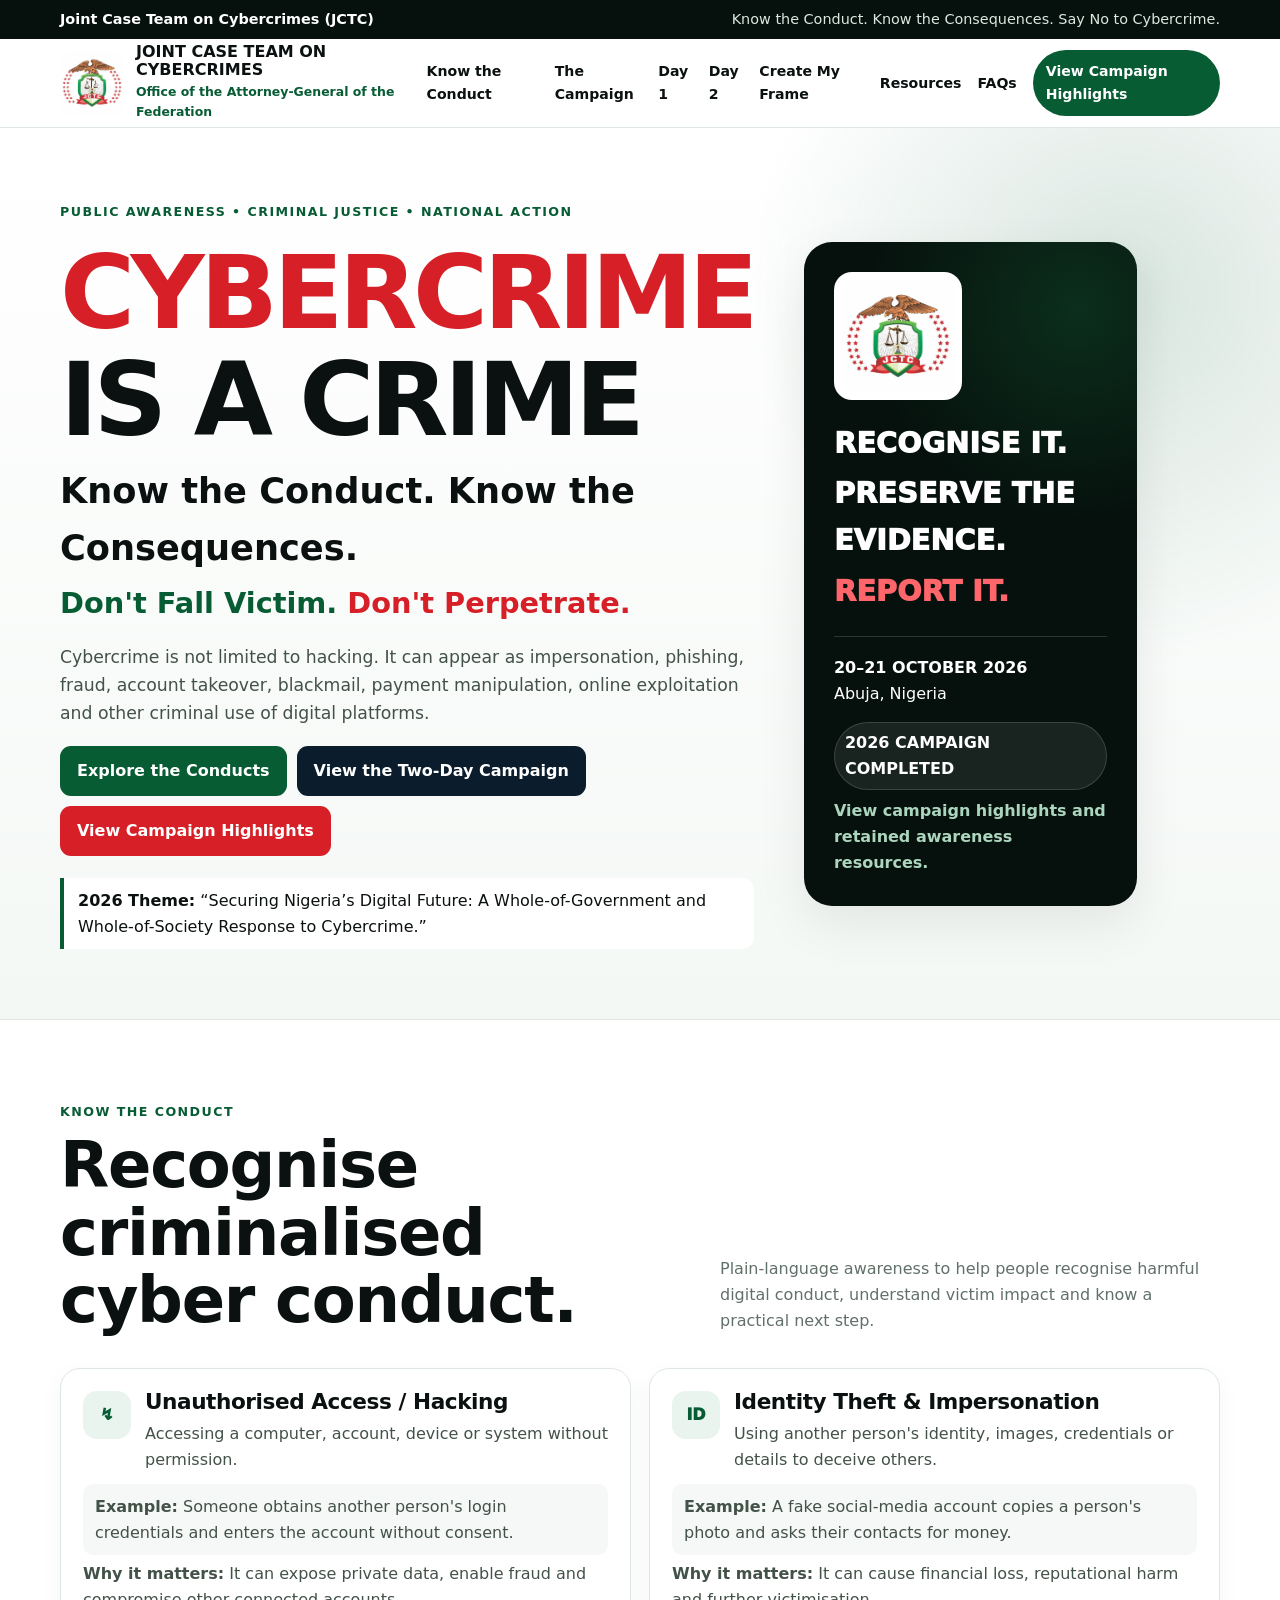
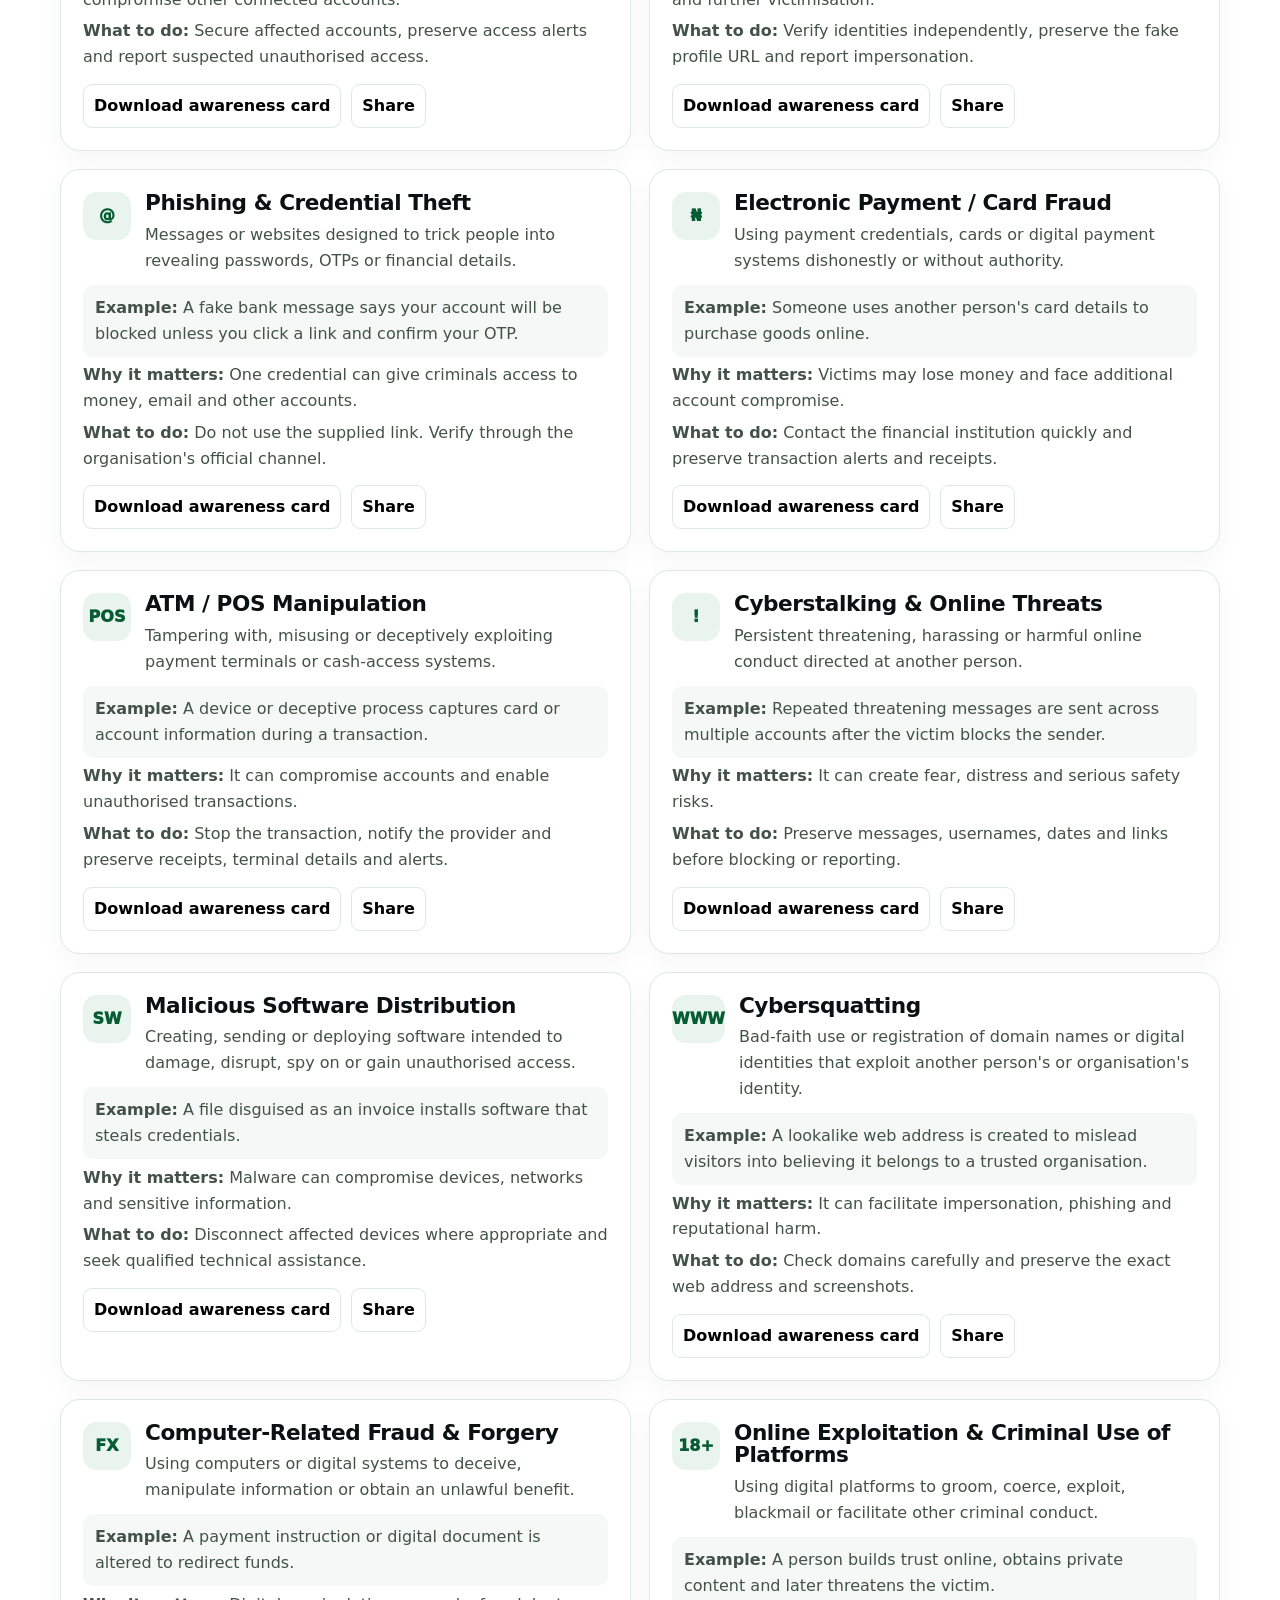
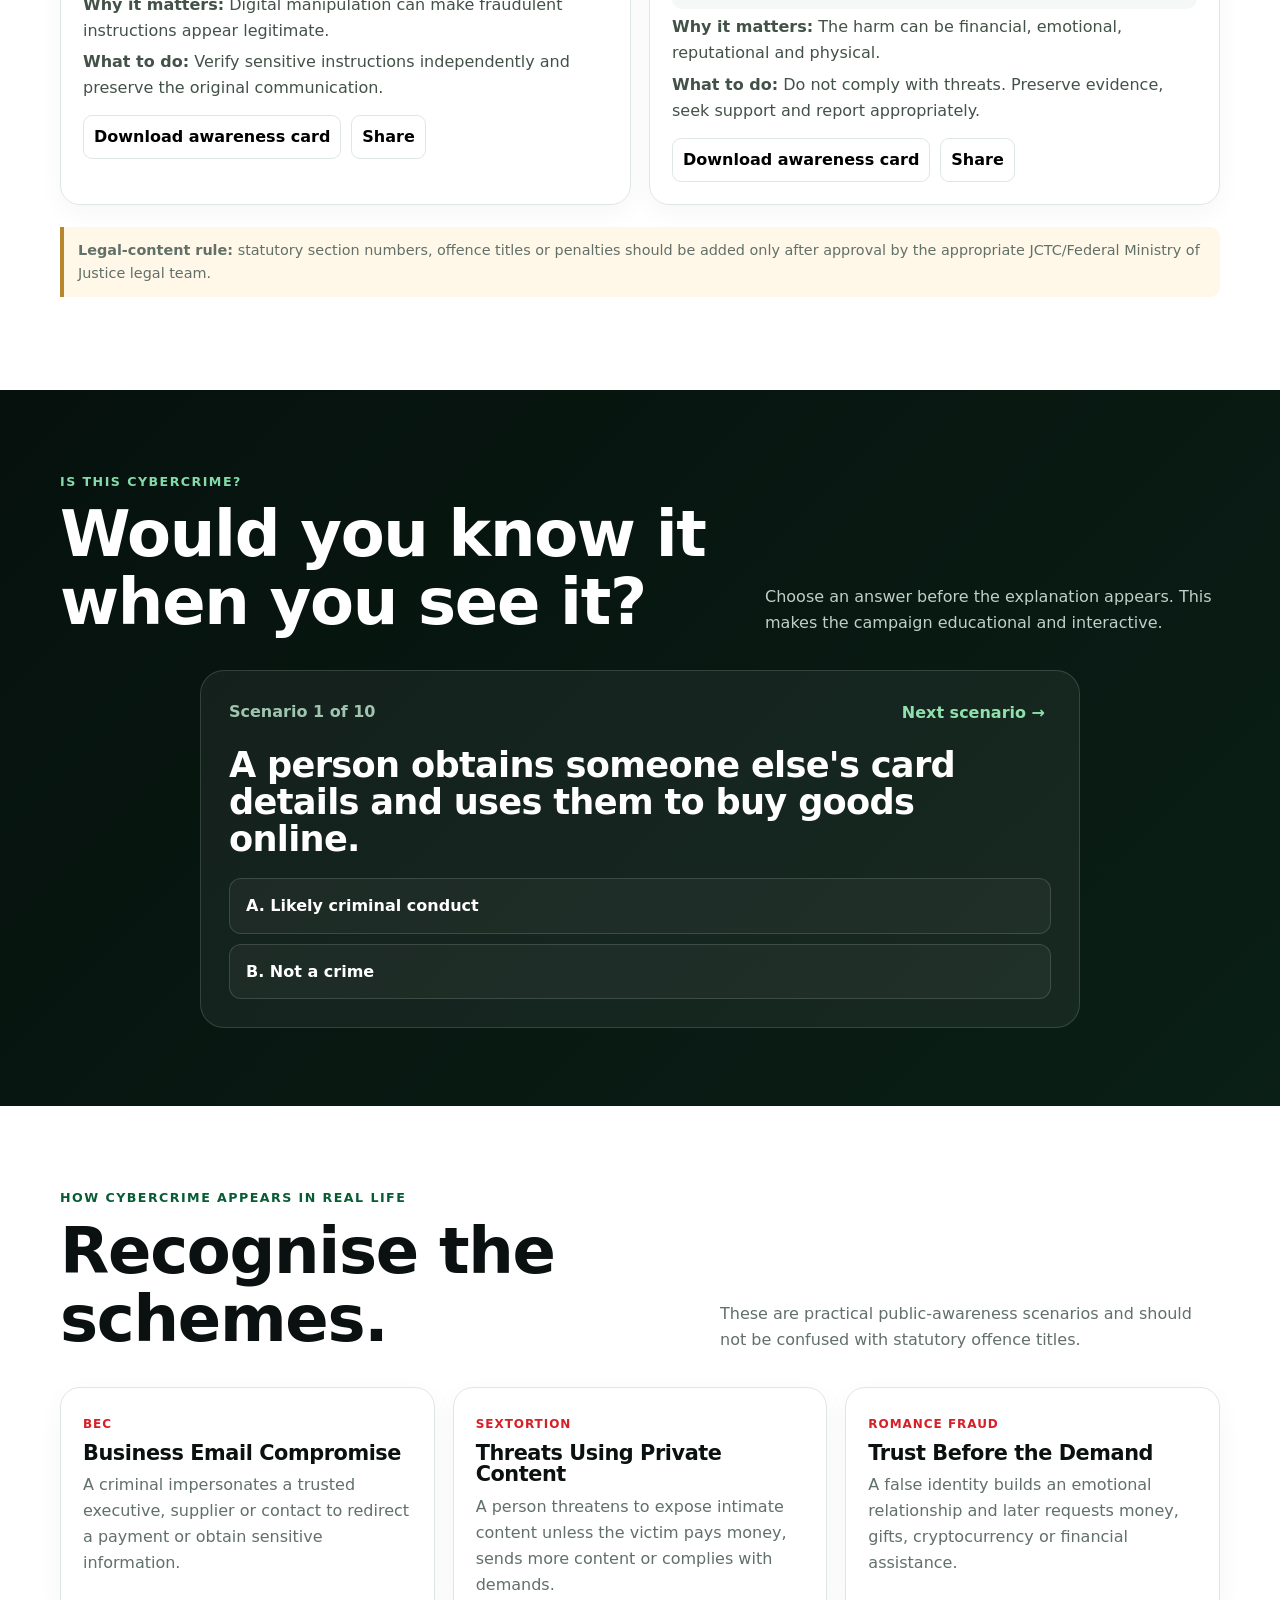
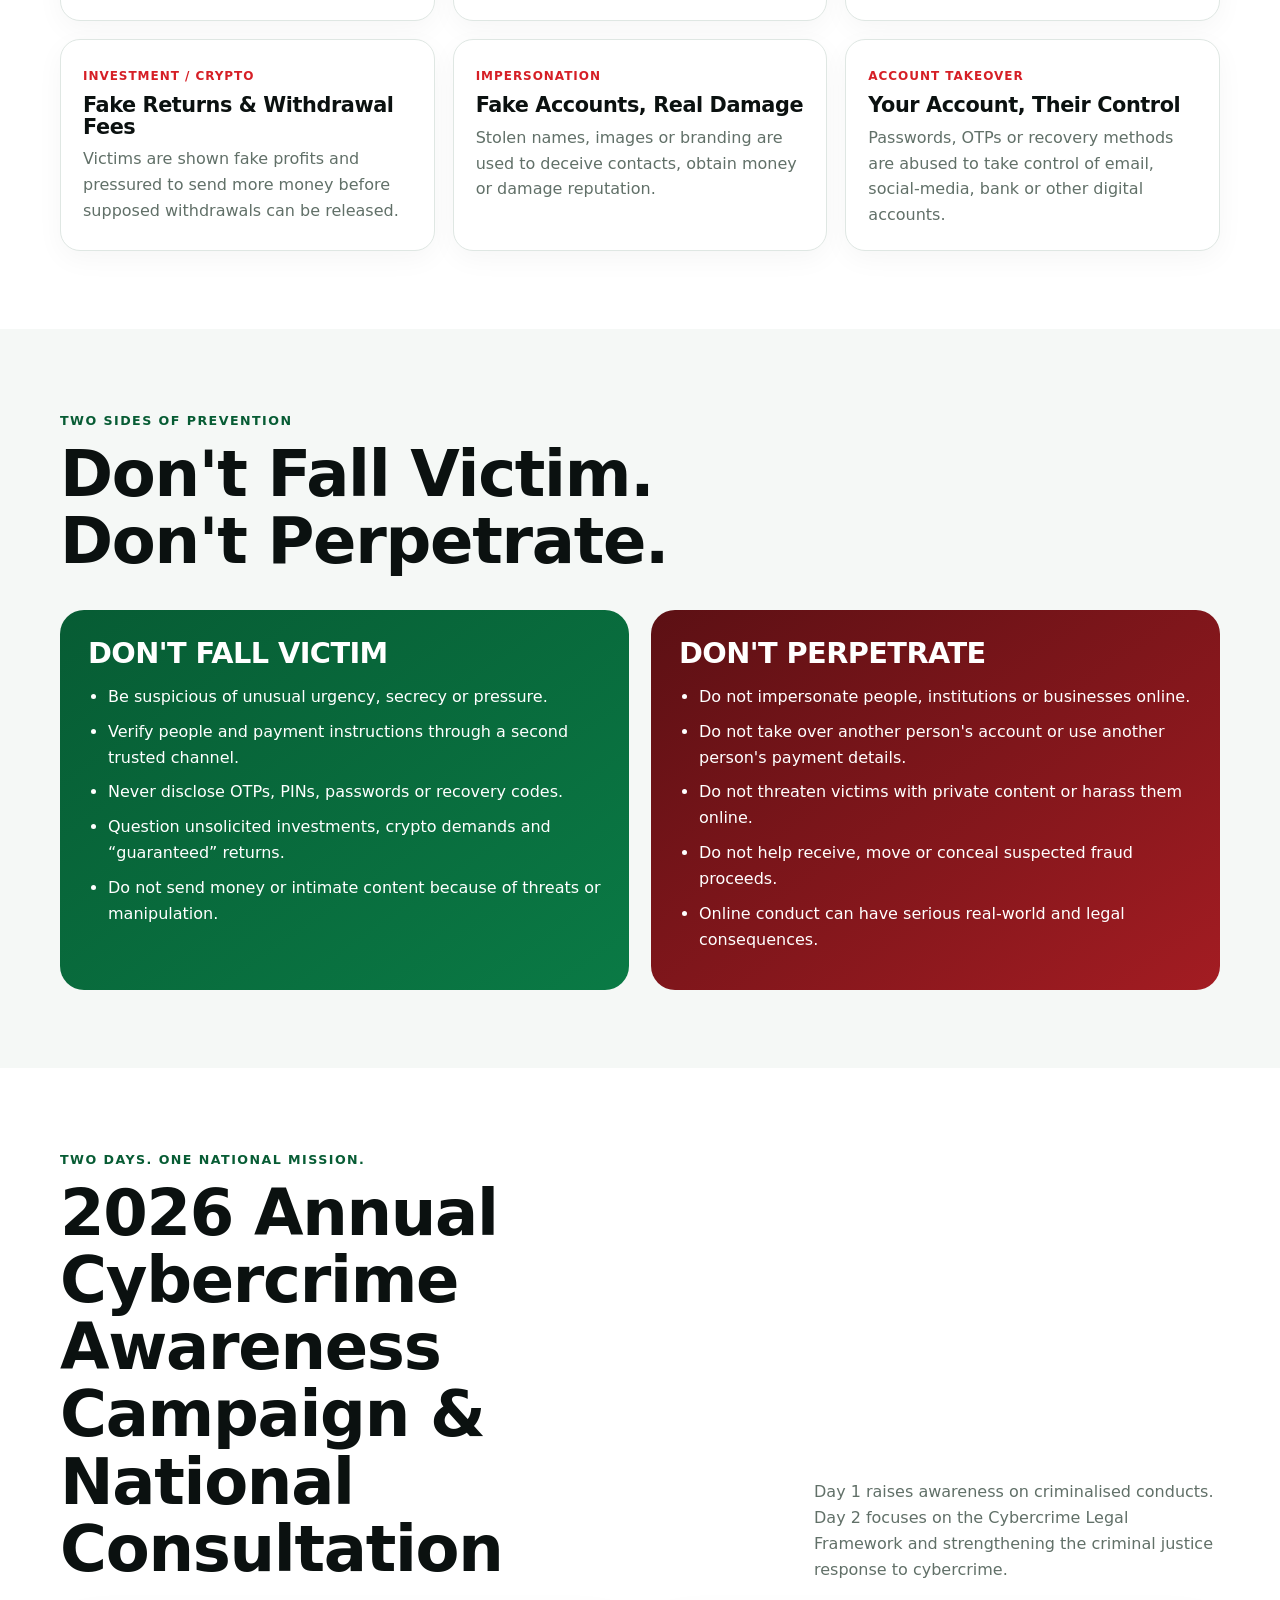
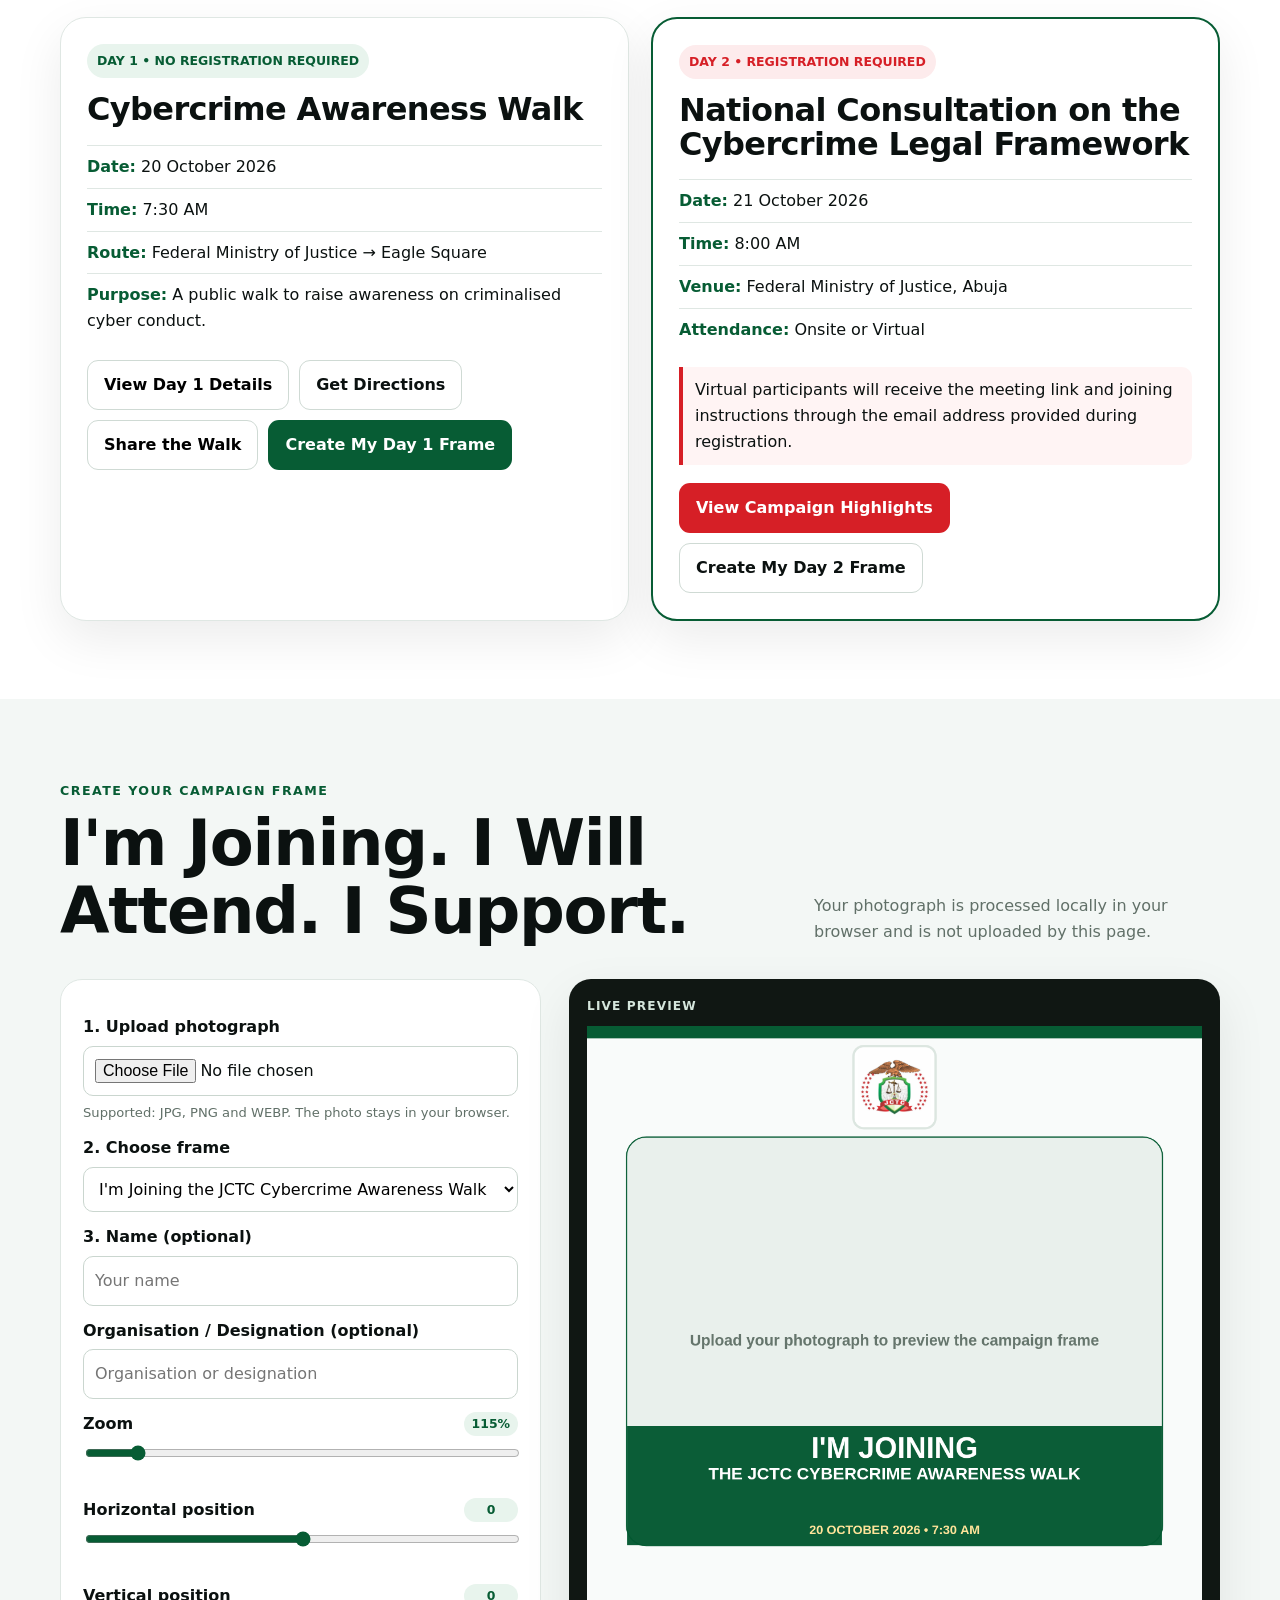
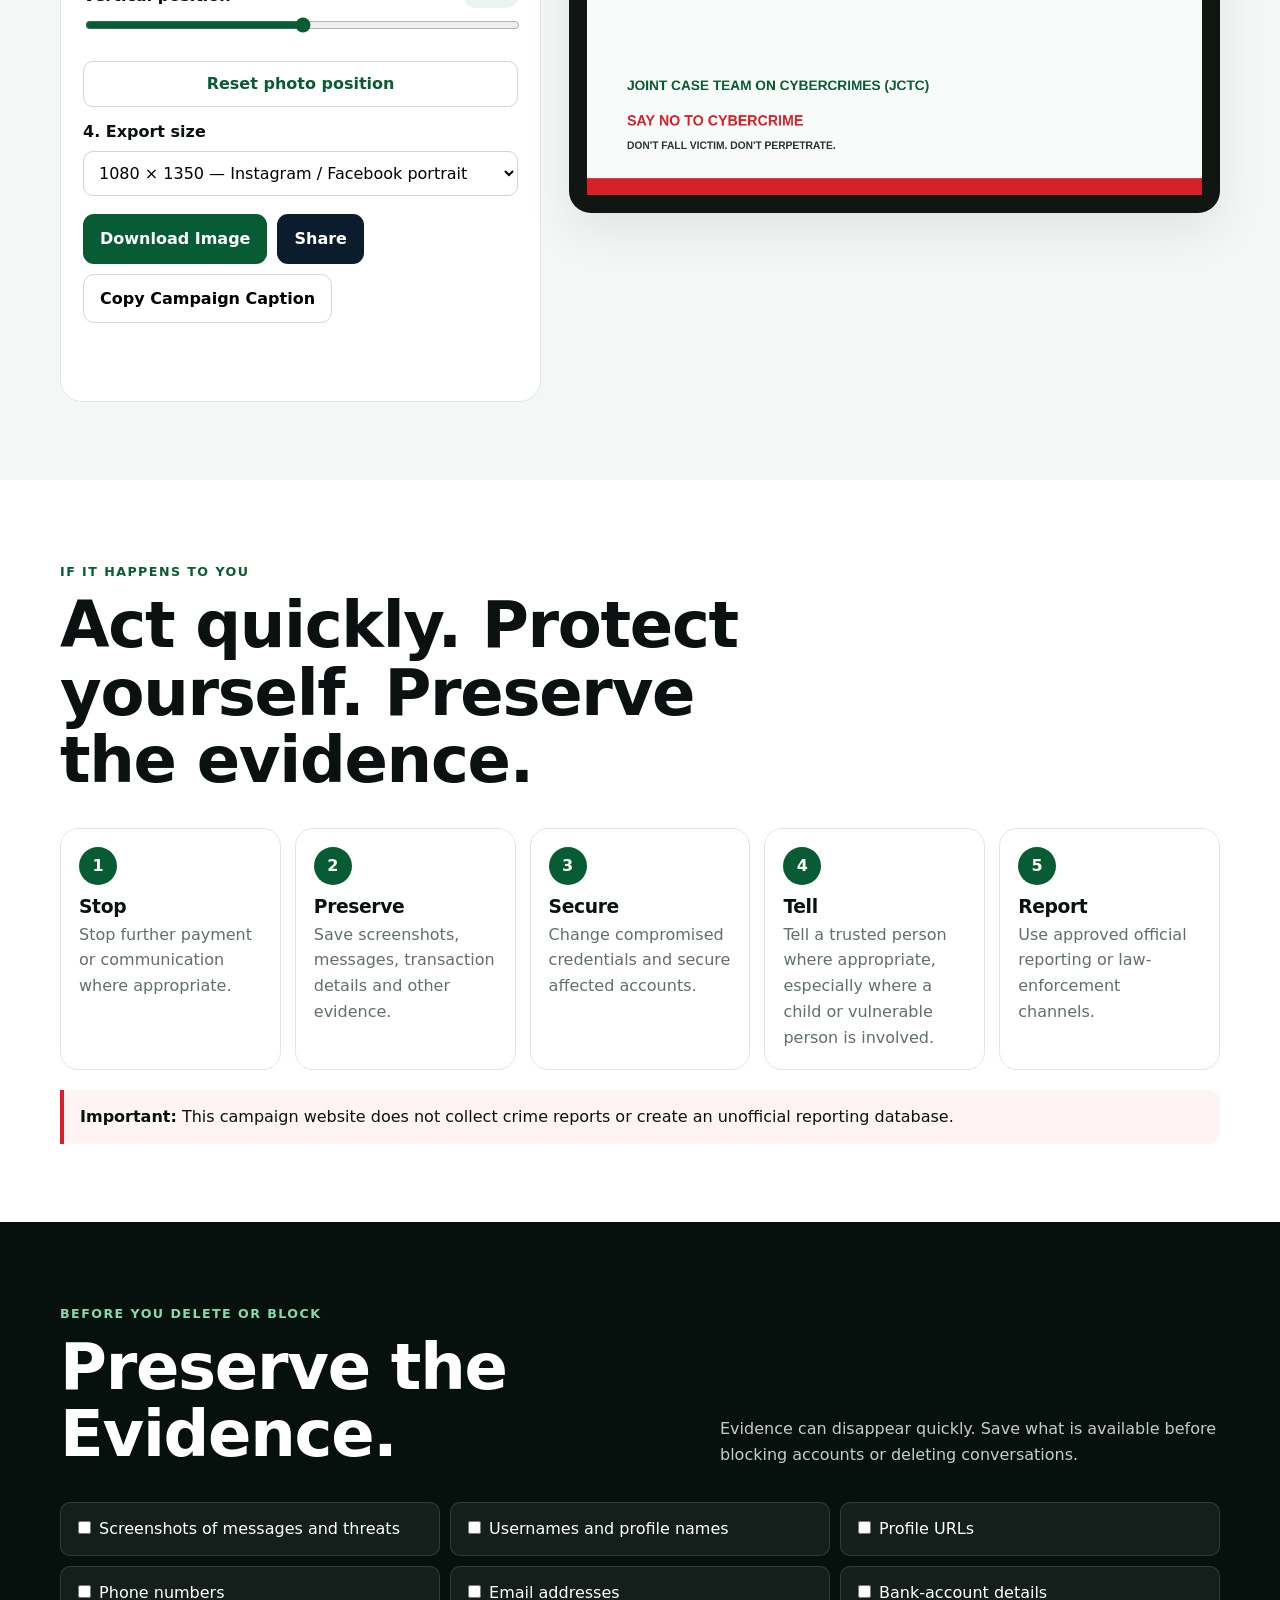
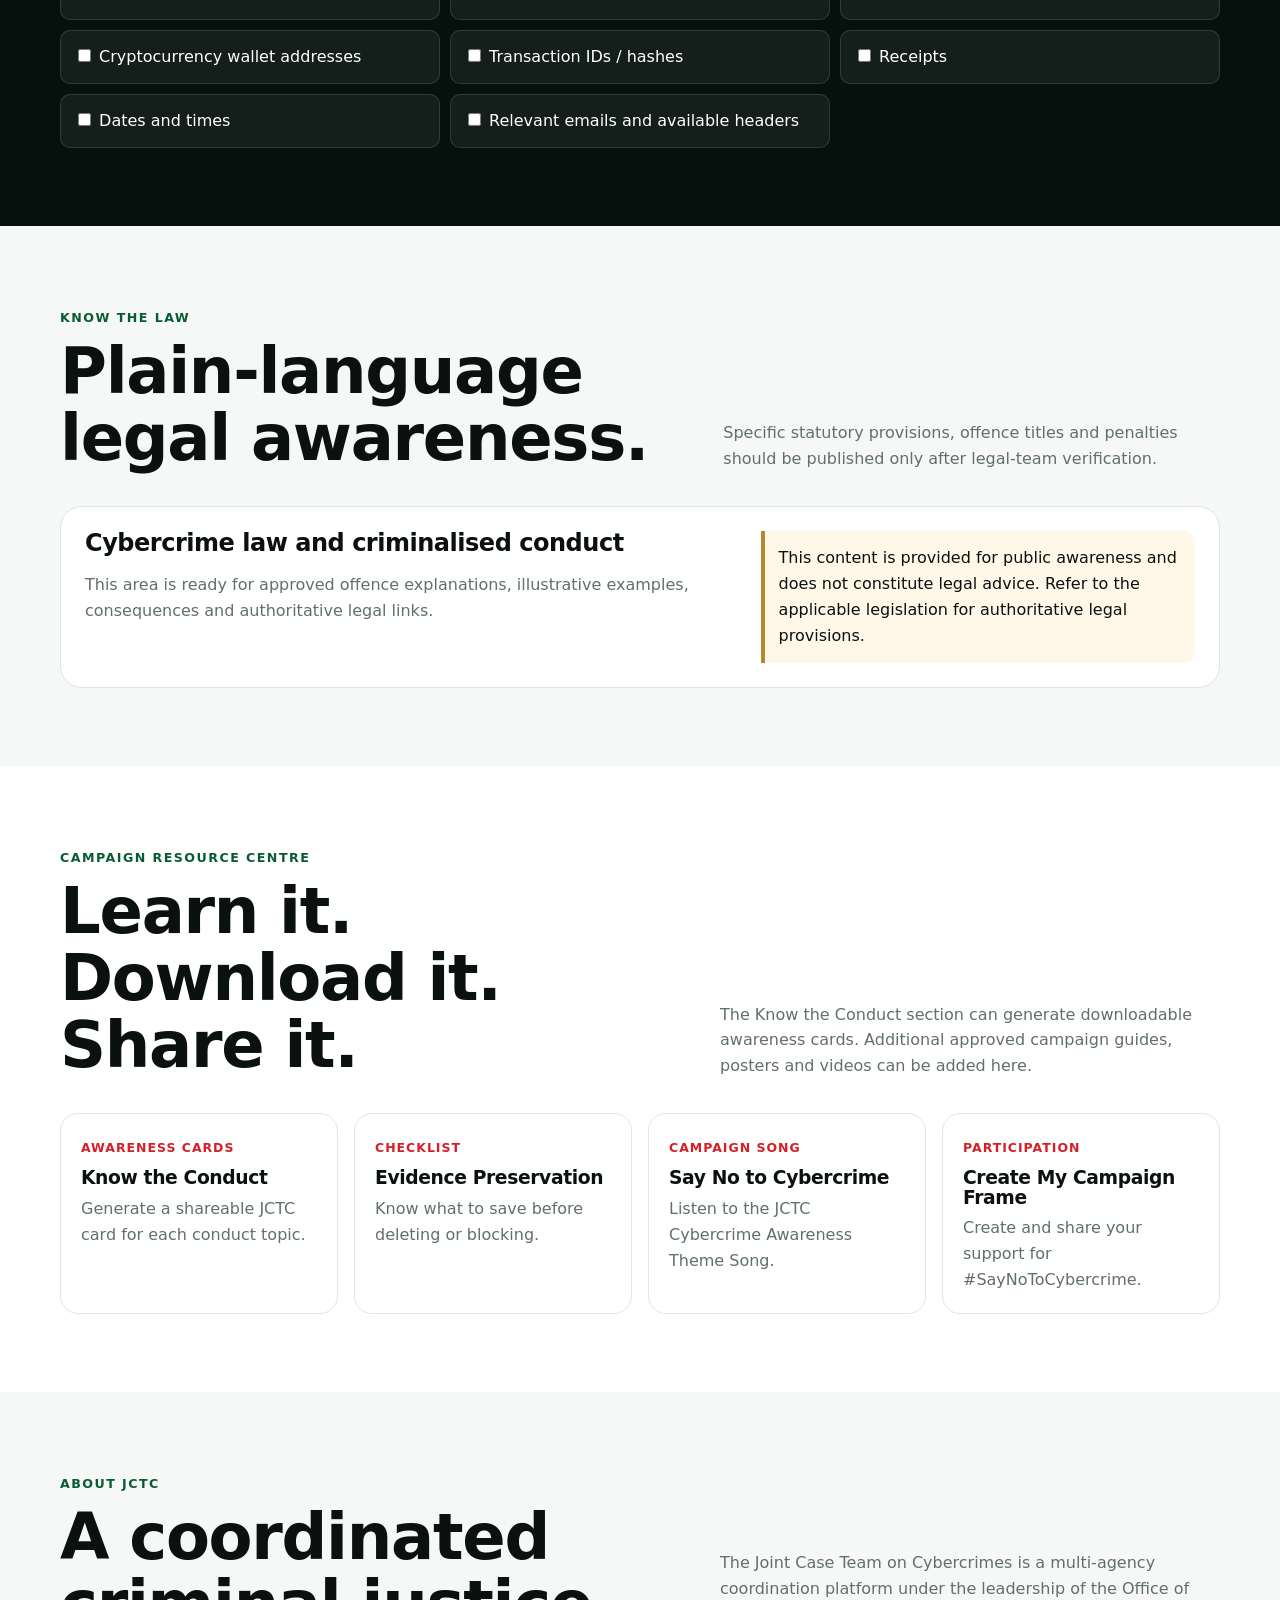
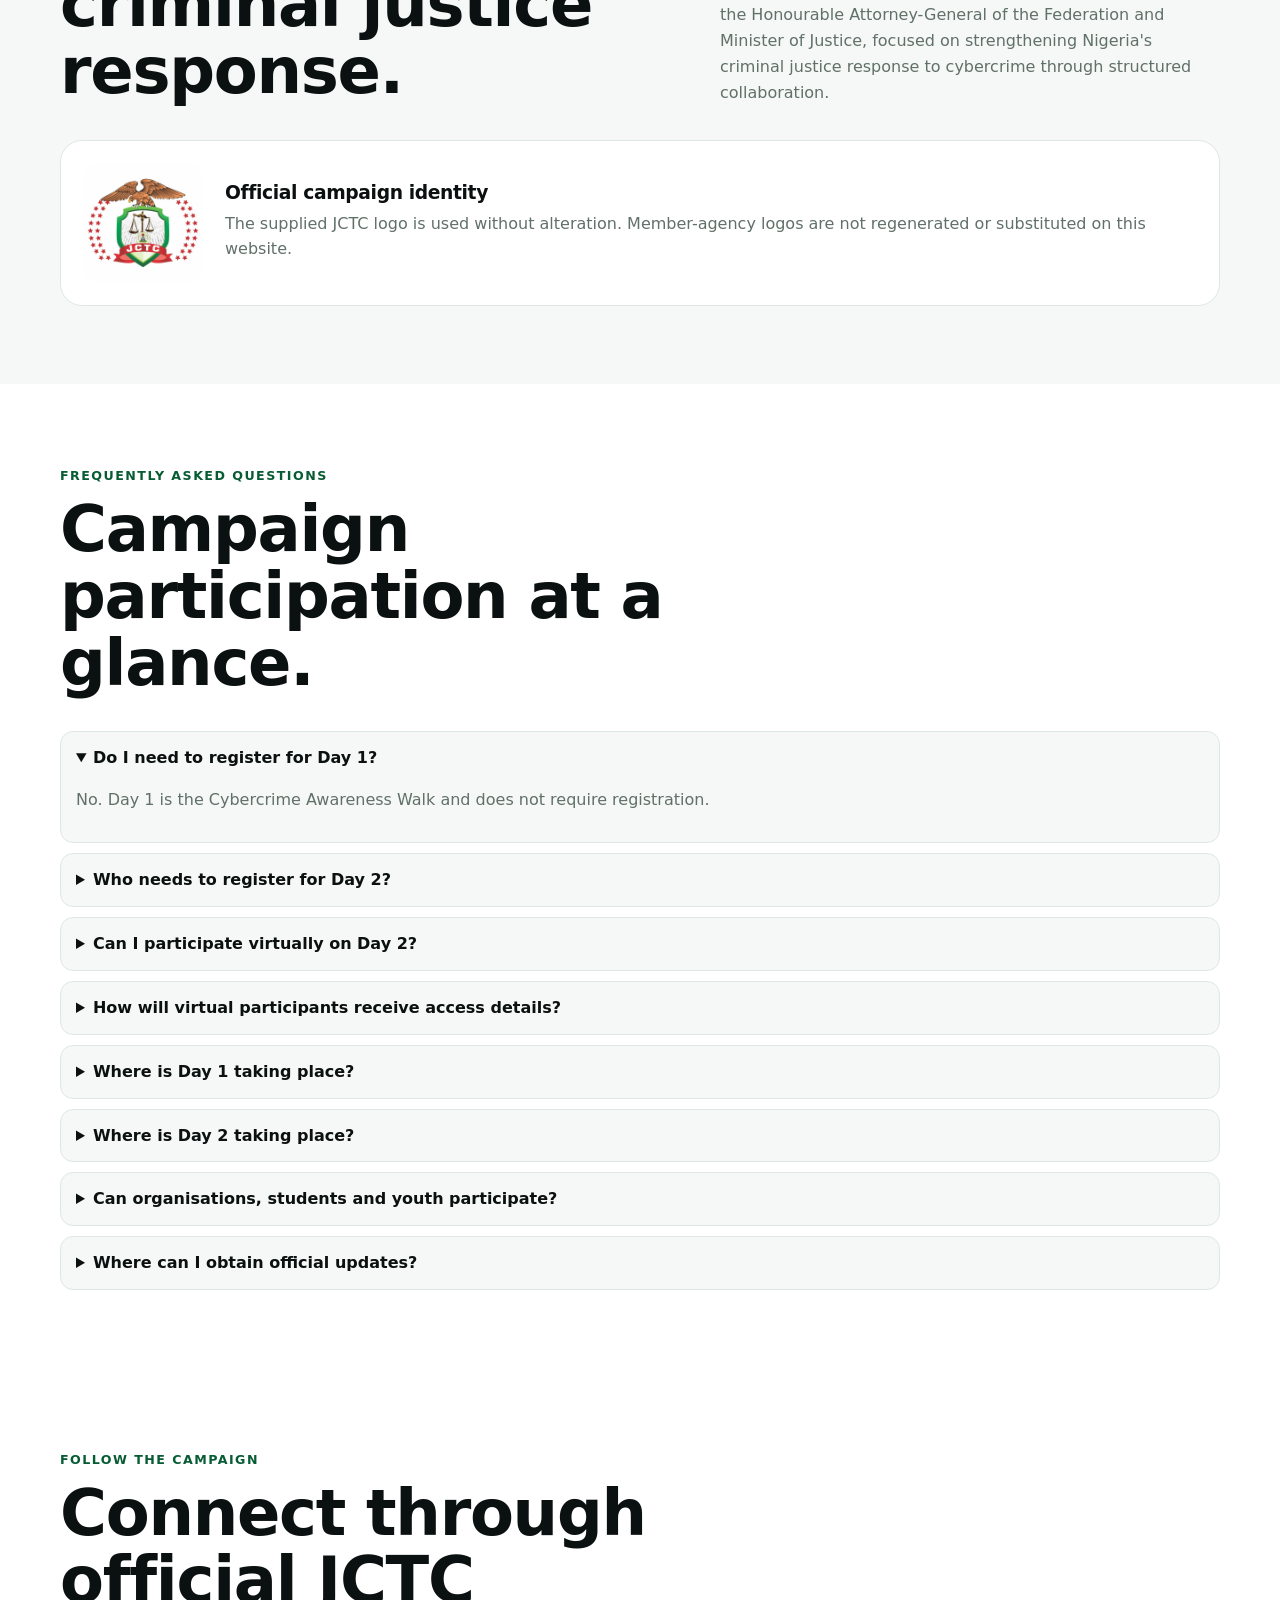
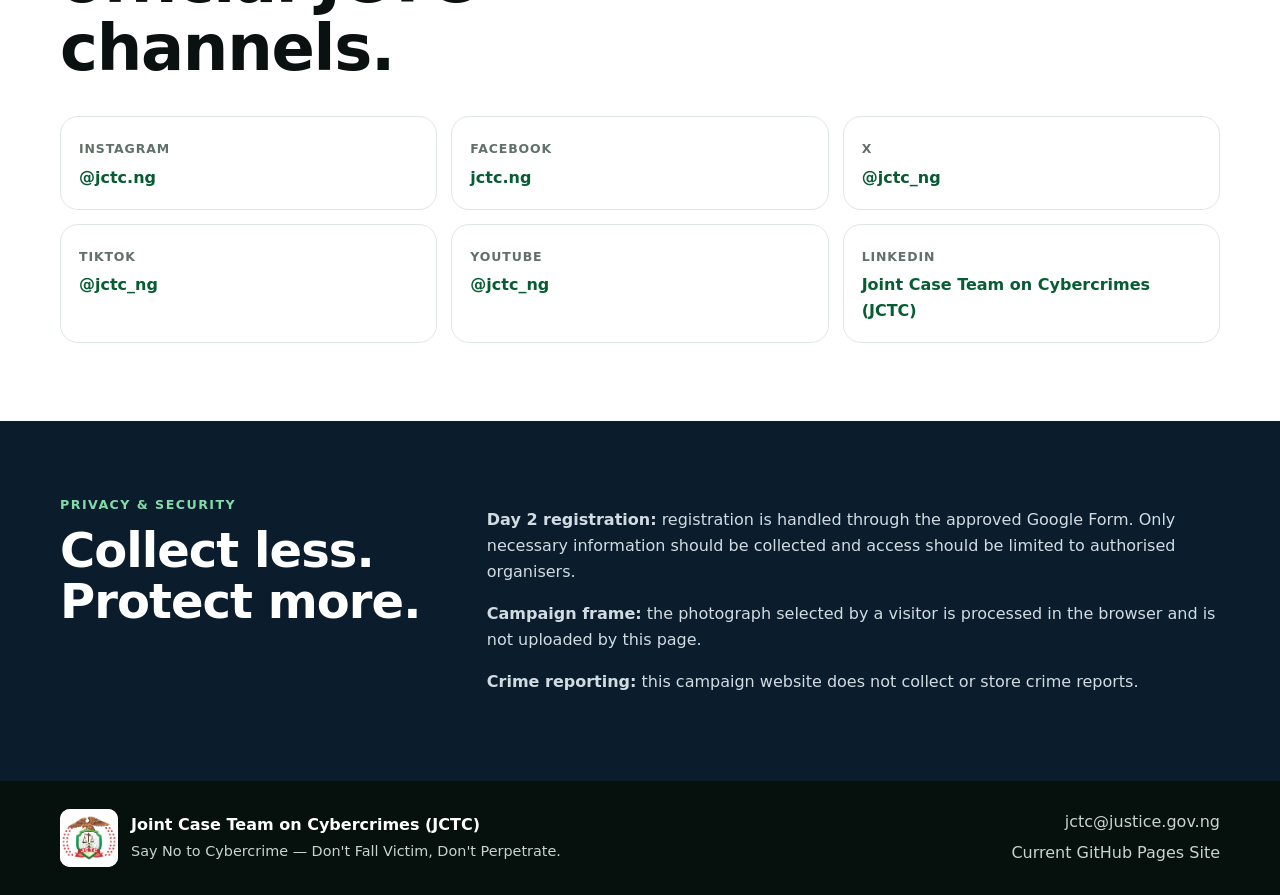
<file: index.html>
<!doctype html>
<html lang="en">
<head>
  <meta charset="utf-8">
  <meta name="viewport" content="width=device-width,initial-scale=1">
  <meta name="theme-color" content="#075c34">
  <meta http-equiv="Cache-Control" content="no-cache, no-store, must-revalidate">
  <meta http-equiv="Pragma" content="no-cache">
  <meta http-equiv="Expires" content="0">
  <meta name="description" content="Official JCTC cybercrime awareness platform: recognise criminalised cyber conduct, protect yourself, preserve evidence, explore the 2026 campaign and register for Day 2.">
  <meta name="robots" content="index,follow">
  <link rel="canonical" href="https://shausawa.github.io/jctc-website/">
  <link rel="icon" type="image/png" href="assets/favicon.png">
  <meta property="og:type" content="website">
  <meta property="og:title" content="JCTC Cybercrime Awareness Campaign | Cybercrime Is a Crime">
  <meta property="og:description" content="Know the Conduct. Know the Consequences. Don't Fall Victim. Don't Perpetrate.">
  <meta property="og:url" content="https://shausawa.github.io/jctc-website/">
  <meta property="og:image" content="https://shausawa.github.io/jctc-website/assets/social-preview.jpg">
  <meta name="twitter:card" content="summary_large_image">
  <meta name="twitter:title" content="JCTC Cybercrime Awareness Campaign">
  <meta name="twitter:description" content="Recognise it. Preserve the Evidence. Report it.">
  <meta name="twitter:image" content="https://shausawa.github.io/jctc-website/assets/social-preview.jpg">
  <title>JCTC | Cybercrime Awareness Campaign 2026</title>
  <link rel="stylesheet" href="styles.css?v=20260920-4">
</head>
<body>
<a class="skip-link" href="#main">Skip to main content</a>

<div class="topbar">
  <div class="wrap topbar-inner">
    <span><strong>Joint Case Team on Cybercrimes (JCTC)</strong></span>
    <span>Know the Conduct. Know the Consequences. Say No to Cybercrime.</span>
  </div>
</div>

<header class="site-header">
  <div class="wrap nav">
    <a class="brand" href="#home" aria-label="JCTC campaign homepage">
      <img src="assets/jctc-logo.jpg" alt="Official Joint Case Team on Cybercrimes logo">
      <div class="brand-text">
        <strong>JOINT CASE TEAM ON CYBERCRIMES</strong>
        <span>Office of the Attorney-General of the Federation</span>
      </div>
    </a>
    <button id="menuBtn" class="menu-btn" type="button" aria-expanded="false" aria-controls="mainNav" aria-label="Open navigation">☰</button>
    <nav id="mainNav" aria-label="Primary navigation">
      <a href="#conduct">Know the Conduct</a>
      <a href="#campaign">The Campaign</a>
      <a href="#day1">Day 1</a>
      <a href="#day2">Day 2</a>
      <a href="#frame">Create My Frame</a>
      <a href="#resources">Resources</a>
      <a href="#faq">FAQs</a>
      <a class="nav-btn day2-register" href="https://docs.google.com/forms/d/e/1FAIpQLSehMK2BRo-c7ApW1UpkfYBuAHIg1azyu5XtTMMCSb_aaMPcrw/viewform" target="_blank" rel="noopener">REGISTER FOR DAY 2</a>
    </nav>
  </div>
</header>

<main id="main">
  <section class="hero" id="home">
    <div class="wrap hero-grid">
      <div class="hero-copy">
        <span class="eyebrow">Public Awareness • Criminal Justice • National Action</span>
        <h1><span class="red">CYBERCRIME</span><br>IS A CRIME</h1>
        <p class="hero-lead">Know the Conduct. Know the Consequences.</p>
        <p class="hero-call">Don't Fall Victim. <strong>Don't Perpetrate.</strong></p>
        <p class="hero-body">
          Cybercrime is not limited to hacking. It can appear as impersonation, phishing, fraud,
          account takeover, blackmail, payment manipulation, online exploitation and other criminal
          use of digital platforms.
        </p>
        <div class="actions">
          <a class="btn btn-primary" href="#conduct">Explore the Conducts</a>
          <a class="btn btn-dark" href="#campaign">View the Two-Day Campaign</a>
          <a class="btn btn-red day2-register" href="https://docs.google.com/forms/d/e/1FAIpQLSehMK2BRo-c7ApW1UpkfYBuAHIg1azyu5XtTMMCSb_aaMPcrw/viewform" target="_blank" rel="noopener">Register for Day 2</a>
        </div>
        <div class="theme-note">
          <strong>2026 Theme:</strong> “Securing Nigeria’s Digital Future: A Whole-of-Government and Whole-of-Society Response to Cybercrime.”
        </div>
      </div>

      <aside class="hero-card" aria-label="Campaign actions">
        <img src="assets/jctc-logo.jpg" alt="" aria-hidden="true" class="hero-logo">
        <div class="hero-rule">RECOGNISE IT.</div>
        <div class="hero-rule">PRESERVE THE EVIDENCE.</div>
        <div class="hero-rule red-rule">REPORT IT.</div>
        <div class="hero-date"><strong>20–21 OCTOBER 2026</strong><br>Abuja, Nigeria</div>
        <div id="eventState" class="event-state" role="status">Loading campaign status…</div>
        <div id="countdown" class="countdown"></div>
      </aside>
    </div>
  </section>

  <section class="section" id="conduct">
    <div class="wrap">
      <div class="section-head">
        <div>
          <span class="eyebrow">KNOW THE CONDUCT</span>
          <h2>Recognise criminalised cyber conduct.</h2>
        </div>
        <p>Plain-language awareness to help people recognise harmful digital conduct, understand victim impact and know a practical next step.</p>
      </div>
      <div id="conductGrid" class="conduct-grid"></div>
      <p class="legal-note"><strong>Legal-content rule:</strong> statutory section numbers, offence titles or penalties should be added only after approval by the appropriate JCTC/Federal Ministry of Justice legal team.</p>
    </div>
  </section>

  <section class="section dark-section" id="quiz">
    <div class="wrap">
      <div class="section-head light">
        <div>
          <span class="eyebrow light">IS THIS CYBERCRIME?</span>
          <h2>Would you know it when you see it?</h2>
        </div>
        <p>Choose an answer before the explanation appears. This makes the campaign educational and interactive.</p>
      </div>
      <div class="quiz-shell">
        <div class="quiz-top"><span id="quizIndex">Scenario 1 of 10</span><button id="nextScenario" class="text-btn" type="button">Next scenario →</button></div>
        <h3 id="quizQuestion"></h3>
        <div id="quizOptions" class="quiz-options"></div>
        <div id="quizExplanation" class="quiz-explanation" hidden></div>
      </div>
    </div>
  </section>

  <section class="section" id="schemes">
    <div class="wrap">
      <div class="section-head">
        <div>
          <span class="eyebrow">HOW CYBERCRIME APPEARS IN REAL LIFE</span>
          <h2>Recognise the schemes.</h2>
        </div>
        <p>These are practical public-awareness scenarios and should not be confused with statutory offence titles.</p>
      </div>
      <div class="scheme-grid">
        <article class="scheme-card"><span>BEC</span><h3>Business Email Compromise</h3><p>A criminal impersonates a trusted executive, supplier or contact to redirect a payment or obtain sensitive information.</p></article>
        <article class="scheme-card"><span>SEXTORTION</span><h3>Threats Using Private Content</h3><p>A person threatens to expose intimate content unless the victim pays money, sends more content or complies with demands.</p></article>
        <article class="scheme-card"><span>ROMANCE FRAUD</span><h3>Trust Before the Demand</h3><p>A false identity builds an emotional relationship and later requests money, gifts, cryptocurrency or financial assistance.</p></article>
        <article class="scheme-card"><span>INVESTMENT / CRYPTO</span><h3>Fake Returns & Withdrawal Fees</h3><p>Victims are shown fake profits and pressured to send more money before supposed withdrawals can be released.</p></article>
        <article class="scheme-card"><span>IMPERSONATION</span><h3>Fake Accounts, Real Damage</h3><p>Stolen names, images or branding are used to deceive contacts, obtain money or damage reputation.</p></article>
        <article class="scheme-card"><span>ACCOUNT TAKEOVER</span><h3>Your Account, Their Control</h3><p>Passwords, OTPs or recovery methods are abused to take control of email, social-media, bank or other digital accounts.</p></article>
      </div>
    </div>
  </section>

  <section class="section split-awareness" id="prevention">
    <div class="wrap">
      <div class="section-head">
        <div>
          <span class="eyebrow">TWO SIDES OF PREVENTION</span>
          <h2>Don't Fall Victim. Don't Perpetrate.</h2>
        </div>
      </div>
      <div class="two-col">
        <article class="victim-card">
          <h3>DON'T FALL VICTIM</h3>
          <ul>
            <li>Be suspicious of unusual urgency, secrecy or pressure.</li>
            <li>Verify people and payment instructions through a second trusted channel.</li>
            <li>Never disclose OTPs, PINs, passwords or recovery codes.</li>
            <li>Question unsolicited investments, crypto demands and “guaranteed” returns.</li>
            <li>Do not send money or intimate content because of threats or manipulation.</li>
          </ul>
        </article>
        <article class="perp-card">
          <h3>DON'T PERPETRATE</h3>
          <ul>
            <li>Do not impersonate people, institutions or businesses online.</li>
            <li>Do not take over another person's account or use another person's payment details.</li>
            <li>Do not threaten victims with private content or harass them online.</li>
            <li>Do not help receive, move or conceal suspected fraud proceeds.</li>
            <li>Online conduct can have serious real-world and legal consequences.</li>
          </ul>
        </article>
      </div>
    </div>
  </section>

  <section class="section campaign-section" id="campaign">
    <div class="wrap">
      <div class="section-head">
        <div>
          <span class="eyebrow">TWO DAYS. ONE NATIONAL MISSION.</span>
          <h2>2026 Annual Cybercrime Awareness Campaign & National Consultation</h2>
        </div>
        <p>Day 1 raises awareness on criminalised conducts. Day 2 focuses on the Cybercrime Legal Framework and strengthening the criminal justice response to cybercrime.</p>
      </div>

      <div class="event-grid">
        <article class="event-card" id="day1">
          <div class="event-label">DAY 1 • NO REGISTRATION REQUIRED</div>
          <h3>Cybercrime Awareness Walk</h3>
          <div class="event-meta">
            <p><strong>Date:</strong> 20 October 2026</p>
            <p><strong>Time:</strong> 7:30 AM</p>
            <p><strong>Route:</strong> Federal Ministry of Justice → Eagle Square</p>
            <p><strong>Purpose:</strong> A public walk to raise awareness on criminalised cyber conduct.</p>
          </div>
          <div class="actions">
            <button type="button" class="btn btn-outline" id="day1DetailsBtn">View Day 1 Details</button>
            <a class="btn btn-outline" href="https://www.google.com/maps/search/?api=1&query=Federal+Ministry+of+Justice+Abuja" target="_blank" rel="noopener">Get Directions</a>
            <button type="button" class="btn btn-outline" id="shareWalkBtn">Share the Walk</button>
            <a class="btn btn-primary frame-choice" data-frame="day1" href="#frame">Create My Day 1 Frame</a>
          </div>
          <div id="day1More" class="event-more" hidden>
            <p><strong>Campaign message:</strong> Say No to Cybercrime. Don't Fall Victim. Don't Perpetrate.</p>
            <p>Follow official JCTC channels for final assembly, route and participation guidance.</p>
          </div>
        </article>

        <article class="event-card featured" id="day2">
          <div class="event-label red-label">DAY 2 • REGISTRATION REQUIRED</div>
          <h3>National Consultation on the Cybercrime Legal Framework</h3>
          <div class="event-meta">
            <p><strong>Date:</strong> 21 October 2026</p>
            <p><strong>Time:</strong> 8:00 AM</p>
            <p><strong>Venue:</strong> Federal Ministry of Justice, Abuja</p>
            <p><strong>Attendance:</strong> Onsite or Virtual</p>
          </div>
          <p class="day2-note">Virtual participants will receive the meeting link and joining instructions through the email address provided during registration.</p>
          <div class="actions">
            <a class="btn btn-red day2-register" href="https://docs.google.com/forms/d/e/1FAIpQLSehMK2BRo-c7ApW1UpkfYBuAHIg1azyu5XtTMMCSb_aaMPcrw/viewform" target="_blank" rel="noopener">REGISTER FOR DAY 2</a>
            <a class="btn btn-outline frame-choice" data-frame="day2" href="#frame">Create My Day 2 Frame</a>
          </div>
        </article>
      </div>
    </div>
  </section>

  <section class="section frame-section" id="frame">
    <div class="wrap">
      <div class="section-head">
        <div>
          <span class="eyebrow">CREATE YOUR CAMPAIGN FRAME</span>
          <h2>I'm Joining. I Will Attend. I Support.</h2>
        </div>
        <p>Your photograph is processed locally in your browser and is not uploaded by this page.</p>
      </div>
      <div class="frame-grid">
        <div class="frame-controls">
          <label for="photoInput">1. Upload photograph</label>
          <input id="photoInput" type="file" accept=".jpg,.jpeg,.png,.webp,image/jpeg,image/png,image/webp">
          <small class="upload-help">Supported: JPG, PNG and WEBP. The photo stays in your browser.</small>

          <label for="frameType">2. Choose frame</label>
          <select id="frameType">
            <option value="day1">I'm Joining the JCTC Cybercrime Awareness Walk</option>
            <option value="day2">I Will Attend the JCTC National Consultation on Cybercrime</option>
            <option value="support">I Support #SayNoToCybercrime</option>
          </select>

          <label for="participantName">3. Name (optional)</label>
          <input id="participantName" type="text" maxlength="80" placeholder="Your name">

          <label for="participantOrg">Organisation / Designation (optional)</label>
          <input id="participantOrg" type="text" maxlength="120" placeholder="Organisation or designation">

          <div id="uploadPreviewRow" class="upload-preview-row" hidden>
            <img id="uploadedThumb" alt="Preview of the photograph selected for the campaign frame">
            <div>
              <strong id="uploadedFileName">Photo selected</strong>
              <span>Your photo is ready for positioning.</span>
            </div>
          </div>

          <div class="range-grid">
            <label>
              <span>Zoom <output id="photoZoomValue">115%</output></span>
              <input id="photoZoom" type="range" min="1" max="2.4" step="0.05" value="1.15">
            </label>
            <label>
              <span>Horizontal position <output id="photoXValue">0</output></span>
              <input id="photoX" type="range" min="-100" max="100" step="1" value="0">
            </label>
            <label>
              <span>Vertical position <output id="photoYValue">0</output></span>
              <input id="photoY" type="range" min="-100" max="100" step="1" value="0">
            </label>
          </div>

          <button id="resetPhotoPosition" class="reset-position" type="button">Reset photo position</button>

          <label for="exportSize">4. Export size</label>
          <select id="exportSize">
            <option value="square">1080 × 1080 — General social / WhatsApp / X</option>
            <option value="portrait" selected>1080 × 1350 — Instagram / Facebook portrait</option>
            <option value="story">1080 × 1920 — Stories / TikTok / WhatsApp Status</option>
          </select>

          <div class="actions">
            <button id="downloadFrame" class="btn btn-primary" type="button">Download Image</button>
            <button id="shareFrame" class="btn btn-dark" type="button">Share</button>
            <button id="copyCaption" class="btn btn-outline" type="button">Copy Campaign Caption</button>
          </div>
          <p id="frameStatus" class="status-text" role="status"></p>
        </div>

        <div class="frame-preview">
          <canvas id="frameCanvas" width="1080" height="1350" aria-label="Preview of your JCTC campaign frame"></canvas>
        </div>
      </div>
    </div>
  </section>

  <section class="section response-section" id="victim-response">
    <div class="wrap">
      <div class="section-head">
        <div>
          <span class="eyebrow">IF IT HAPPENS TO YOU</span>
          <h2>Act quickly. Protect yourself. Preserve the evidence.</h2>
        </div>
      </div>
      <div class="steps-grid">
        <article><span>1</span><h3>Stop</h3><p>Stop further payment or communication where appropriate.</p></article>
        <article><span>2</span><h3>Preserve</h3><p>Save screenshots, messages, transaction details and other evidence.</p></article>
        <article><span>3</span><h3>Secure</h3><p>Change compromised credentials and secure affected accounts.</p></article>
        <article><span>4</span><h3>Tell</h3><p>Tell a trusted person where appropriate, especially where a child or vulnerable person is involved.</p></article>
        <article><span>5</span><h3>Report</h3><p>Use approved official reporting or law-enforcement channels.</p></article>
      </div>
      <div class="report-warning"><strong>Important:</strong> This campaign website does not collect crime reports or create an unofficial reporting database.</div>
    </div>
  </section>

  <section class="section evidence-section" id="evidence">
    <div class="wrap">
      <div class="section-head light">
        <div>
          <span class="eyebrow light">BEFORE YOU DELETE OR BLOCK</span>
          <h2>Preserve the Evidence.</h2>
        </div>
        <p>Evidence can disappear quickly. Save what is available before blocking accounts or deleting conversations.</p>
      </div>
      <div class="evidence-grid">
        <label><input type="checkbox"> Screenshots of messages and threats</label>
        <label><input type="checkbox"> Usernames and profile names</label>
        <label><input type="checkbox"> Profile URLs</label>
        <label><input type="checkbox"> Phone numbers</label>
        <label><input type="checkbox"> Email addresses</label>
        <label><input type="checkbox"> Bank-account details</label>
        <label><input type="checkbox"> Cryptocurrency wallet addresses</label>
        <label><input type="checkbox"> Transaction IDs / hashes</label>
        <label><input type="checkbox"> Receipts</label>
        <label><input type="checkbox"> Dates and times</label>
        <label><input type="checkbox"> Relevant emails and available headers</label>
      </div>
    </div>
  </section>

  <section class="section law-section" id="law">
    <div class="wrap">
      <div class="section-head">
        <div>
          <span class="eyebrow">KNOW THE LAW</span>
          <h2>Plain-language legal awareness.</h2>
        </div>
        <p>Specific statutory provisions, offence titles and penalties should be published only after legal-team verification.</p>
      </div>
      <div class="law-card">
        <div>
          <h3>Cybercrime law and criminalised conduct</h3>
          <p>This area is ready for approved offence explanations, illustrative examples, consequences and authoritative legal links.</p>
        </div>
        <div class="disclaimer">This content is provided for public awareness and does not constitute legal advice. Refer to the applicable legislation for authoritative legal provisions.</div>
      </div>
    </div>
  </section>

  <section class="section resources-section" id="resources">
    <div class="wrap">
      <div class="section-head">
        <div>
          <span class="eyebrow">CAMPAIGN RESOURCE CENTRE</span>
          <h2>Learn it. Download it. Share it.</h2>
        </div>
        <p>The Know the Conduct section can generate downloadable awareness cards. Additional approved campaign guides, posters and videos can be added here.</p>
      </div>
      <div class="resource-grid">
        <a class="resource-card" href="#conduct"><span>Awareness Cards</span><h3>Know the Conduct</h3><p>Generate a shareable JCTC card for each conduct topic.</p></a>
        <a class="resource-card" href="#evidence"><span>Checklist</span><h3>Evidence Preservation</h3><p>Know what to save before deleting or blocking.</p></a>
        <a class="resource-card" href="https://audiomack.com/jctcadmin/song/6a9205e1e2b75" target="_blank" rel="noopener"><span>Campaign Song</span><h3>Say No to Cybercrime</h3><p>Listen to the JCTC Cybercrime Awareness Theme Song.</p></a>
        <a class="resource-card" href="#frame"><span>Participation</span><h3>Create My Campaign Frame</h3><p>Create and share your support for #SayNoToCybercrime.</p></a>
      </div>
    </div>
  </section>

  <section class="section about-band" id="about">
    <div class="wrap">
      <div class="section-head">
        <div>
          <span class="eyebrow">ABOUT JCTC</span>
          <h2>A coordinated criminal justice response.</h2>
        </div>
        <p>The Joint Case Team on Cybercrimes is a multi-agency coordination platform under the leadership of the Office of the Honourable Attorney-General of the Federation and Minister of Justice, focused on strengthening Nigeria's criminal justice response to cybercrime through structured collaboration.</p>
      </div>
      <div class="trust-card">
        <img src="assets/jctc-logo.jpg" alt="Official JCTC logo">
        <div><h3>Official campaign identity</h3><p>The supplied JCTC logo is used without alteration. Member-agency logos are not regenerated or substituted on this website.</p></div>
      </div>
    </div>
  </section>

  <section class="section faq-section" id="faq">
    <div class="wrap">
      <div class="section-head">
        <div><span class="eyebrow">FREQUENTLY ASKED QUESTIONS</span><h2>Campaign participation at a glance.</h2></div>
      </div>
      <div class="faq-list">
        <details open><summary>Do I need to register for Day 1?</summary><p>No. Day 1 is the Cybercrime Awareness Walk and does not require registration.</p></details>
        <details><summary>Who needs to register for Day 2?</summary><p>Anyone who intends to participate in the National Consultation should complete the Day 2 registration form.</p></details>
        <details><summary>Can I participate virtually on Day 2?</summary><p>Yes. The registration form allows participants to indicate onsite or virtual attendance.</p></details>
        <details><summary>How will virtual participants receive access details?</summary><p>The meeting link and joining instructions will be sent to the email address provided during registration.</p></details>
        <details><summary>Where is Day 1 taking place?</summary><p>The walk starts from the Federal Ministry of Justice and proceeds to Eagle Square at 7:30 AM on 20 October 2026.</p></details>
        <details><summary>Where is Day 2 taking place?</summary><p>The physical venue is the Federal Ministry of Justice, Abuja, at 8:00 AM on 21 October 2026.</p></details>
        <details><summary>Can organisations, students and youth participate?</summary><p>The campaign is designed for broad stakeholder and public participation. Follow official JCTC updates for any specific participation guidance.</p></details>
        <details><summary>Where can I obtain official updates?</summary><p>Use the official JCTC social channels listed below and this campaign website.</p></details>
      </div>
    </div>
  </section>

  <section class="section socials" id="connect">
    <div class="wrap">
      <div class="section-head">
        <div><span class="eyebrow">FOLLOW THE CAMPAIGN</span><h2>Connect through official JCTC channels.</h2></div>
      </div>
      <div class="social-grid">
        <a class="social" href="https://instagram.com/jctc.ng" target="_blank" rel="noopener"><span>Instagram</span><strong>@jctc.ng</strong></a>
        <a class="social" href="https://facebook.com/jctc.ng" target="_blank" rel="noopener"><span>Facebook</span><strong>jctc.ng</strong></a>
        <a class="social" href="https://x.com/jctc_ng" target="_blank" rel="noopener"><span>X</span><strong>@jctc_ng</strong></a>
        <a class="social" href="https://www.tiktok.com/@jctc_ng" target="_blank" rel="noopener"><span>TikTok</span><strong>@jctc_ng</strong></a>
        <a class="social" href="https://www.youtube.com/@jctc_ng" target="_blank" rel="noopener"><span>YouTube</span><strong>@jctc_ng</strong></a>
        <a class="social" href="https://www.linkedin.com/company/joint-case-team-on-cybercrimes-jctc" target="_blank" rel="noopener"><span>LinkedIn</span><strong>Joint Case Team on Cybercrimes (JCTC)</strong></a>
      </div>
    </div>
  </section>

  <section class="privacy-section" id="privacy">
    <div class="wrap privacy-grid">
      <div><span class="eyebrow light">PRIVACY & SECURITY</span><h2>Collect less. Protect more.</h2></div>
      <div>
        <p><strong>Day 2 registration:</strong> registration is handled through the approved Google Form. Only necessary information should be collected and access should be limited to authorised organisers.</p>
        <p><strong>Campaign frame:</strong> the photograph selected by a visitor is processed in the browser and is not uploaded by this page.</p>
        <p><strong>Crime reporting:</strong> this campaign website does not collect or store crime reports.</p>
      </div>
    </div>
  </section>
</main>

<footer>
  <div class="wrap footer-grid">
    <div class="footer-brand">
      <img src="assets/jctc-logo.jpg" alt="">
      <div>
        <strong>Joint Case Team on Cybercrimes (JCTC)</strong>
        <span>Say No to Cybercrime — Don't Fall Victim, Don't Perpetrate.</span>
      </div>
    </div>
    <div class="footer-contact">
      <a href="mailto:jctc@justice.gov.ng">jctc@justice.gov.ng</a>
      <a href="https://shausawa.github.io/jctc-website/">Current GitHub Pages Site</a>
    </div>
  </div>
</footer>

<script src="app.js?v=20260920-4" defer></script>
</body>
</html>
</file>
<file: styles.css>
:root{
  --green:#075c34;--green2:#0a7a45;--red:#d61f26;--red2:#94171c;
  --ink:#0b1110;--muted:#617068;--line:#dfe7e3;--soft:#f5f8f6;
  --white:#fff;--dark:#06110d;--navy:#0b1d2d;--gold:#b8872d;
  --shadow:0 18px 50px rgba(0,0,0,.08);--radius:22px
}
*{box-sizing:border-box}
html{scroll-behavior:smooth}
body{margin:0;font-family:Inter,system-ui,-apple-system,"Segoe UI",Arial,sans-serif;color:var(--ink);background:#fff;line-height:1.62;font-size:16px}
img{max-width:100%;display:block}a{color:inherit;text-decoration:none}button,input,select{font:inherit}
button,a,input,select,summary{outline-offset:3px}:focus-visible{outline:3px solid #e5a81a}
.wrap{width:min(1160px,calc(100% - 36px));margin:auto}
.skip-link{position:fixed;left:12px;top:-60px;z-index:1000;background:#fff;padding:10px 14px;border-radius:8px;font-weight:800}.skip-link:focus{top:12px}
.topbar{background:var(--dark);color:#dbe9e1;font-size:.9rem}.topbar-inner{min-height:39px;display:flex;align-items:center;justify-content:space-between;gap:18px}.topbar strong{color:#fff}
.site-header{position:sticky;top:0;z-index:90;background:rgba(255,255,255,.97);backdrop-filter:blur(12px);border-bottom:1px solid var(--line)}
.nav{min-height:88px;display:flex;align-items:center;justify-content:space-between;gap:20px}
.brand{display:flex;align-items:center;gap:12px}.brand img{width:64px;height:64px;object-fit:contain;border-radius:10px;background:#fff}.brand-text strong{display:block;font-weight:900;line-height:1.12}.brand-text span{display:block;color:var(--green);font-size:.78rem;font-weight:750;margin-top:3px}
#mainNav{display:flex;align-items:center;gap:16px;font-size:.88rem;font-weight:800}#mainNav a:hover{color:var(--green)}.nav-btn{background:var(--green);color:#fff!important;padding:10px 13px;border-radius:999px}
.menu-btn{display:none;border:1px solid var(--line);background:#fff;border-radius:10px;padding:7px 11px;font-size:1.5rem}
.hero{background:radial-gradient(circle at 88% 18%,rgba(7,92,52,.15),transparent 28%),linear-gradient(180deg,#fff 0%,#f4f8f5 100%);border-bottom:1px solid var(--line);overflow:hidden}
.hero-grid{display:grid;grid-template-columns:1.2fr .8fr;gap:50px;align-items:center;min-height:650px;padding:70px 0}
.eyebrow{font-size:.79rem;letter-spacing:.115em;font-weight:900;color:var(--green);text-transform:uppercase}.eyebrow.light{color:#83dbaa}
h1,h2,h3{line-height:1.05;margin:0;letter-spacing:-.02em}h1{font-size:clamp(3.8rem,8vw,7.2rem);letter-spacing:-.045em;margin:15px 0 8px}.red{color:var(--red)}
.hero-lead{font-size:clamp(1.45rem,3vw,2.2rem);font-weight:900;margin:0}.hero-call{font-size:clamp(1.25rem,2.6vw,1.8rem);color:var(--green);font-weight:800;margin:.25rem 0 1rem}.hero-call strong{color:var(--red)}.hero-body{max-width:760px;color:#435249;font-size:1.08rem}
.actions{display:flex;gap:10px;flex-wrap:wrap;margin-top:18px}.btn{display:inline-flex;align-items:center;justify-content:center;min-height:46px;padding:11px 16px;border-radius:11px;border:1px solid transparent;font-weight:850;cursor:pointer}.btn-primary{background:var(--green);color:#fff}.btn-red{background:var(--red);color:#fff}.btn-dark{background:var(--navy);color:#fff}.btn-outline{background:#fff;border-color:#cfdad4}.btn:hover{transform:translateY(-1px)}
.theme-note{border-left:4px solid var(--green);padding:10px 14px;margin-top:22px;background:#fff;border-radius:0 12px 12px 0}
.hero-card{background:var(--dark);color:#fff;border-radius:28px;padding:30px;box-shadow:var(--shadow);position:relative;overflow:hidden}.hero-card:before{content:"";position:absolute;inset:0;background:radial-gradient(circle at 82% 10%,rgba(42,213,113,.15),transparent 32%);pointer-events:none}.hero-logo{position:relative;width:128px;height:128px;object-fit:contain;background:#fff;padding:8px;border-radius:18px;margin-bottom:20px}.hero-rule{position:relative;font-size:1.8rem;font-weight:950;margin:4px 0}.red-rule{color:#ff666b}.hero-date{position:relative;margin-top:22px;padding-top:18px;border-top:1px solid rgba(255,255,255,.15)}.event-state{display:inline-flex;position:relative;background:rgba(255,255,255,.08);border:1px solid rgba(255,255,255,.15);padding:7px 10px;border-radius:999px;font-weight:800;margin-top:15px}.countdown{position:relative;color:#acd5bd;font-weight:750;margin-top:8px}
.section{padding:78px 0}.section-head{display:flex;align-items:flex-end;justify-content:space-between;gap:34px;margin-bottom:34px}.section-head>div{max-width:720px}.section-head h2{font-size:clamp(2.3rem,5vw,4rem);margin-top:8px}.section-head>p{max-width:500px;color:var(--muted);margin:0}.section-head.light p{color:#bfd0c6}
.conduct-grid{display:grid;grid-template-columns:repeat(2,1fr);gap:18px}.conduct-card{border:1px solid var(--line);border-radius:20px;background:#fff;padding:22px;box-shadow:0 8px 26px rgba(8,25,17,.04)}.conduct-top{display:flex;gap:14px;align-items:flex-start}.conduct-icon{flex:0 0 48px;height:48px;border-radius:14px;background:#e8f4ed;display:grid;place-items:center;color:var(--green);font-weight:950}.conduct-card h3{font-size:1.35rem;margin-bottom:7px}.conduct-card p{margin:.35rem 0;color:#435248}.conduct-card .example{background:var(--soft);padding:10px 12px;border-radius:10px}.conduct-actions{display:flex;gap:10px;flex-wrap:wrap;margin-top:14px}.mini-btn{border:1px solid var(--line);background:#fff;border-radius:9px;padding:8px 10px;font-weight:800;cursor:pointer}.mini-btn:hover{border-color:var(--green);color:var(--green)}.legal-note{font-size:.9rem;color:var(--muted);background:#fff7e8;border-left:4px solid var(--gold);padding:12px 14px;border-radius:0 10px 10px 0;margin-top:22px}
.dark-section{background:linear-gradient(135deg,#06110d,#0a1f16);color:#fff}.quiz-shell{max-width:880px;margin:auto;background:rgba(255,255,255,.055);border:1px solid rgba(255,255,255,.14);border-radius:24px;padding:28px}.quiz-top{display:flex;justify-content:space-between;gap:18px;color:#9fc4af;font-weight:800}.text-btn{border:0;background:transparent;color:#8fe0ad;font-weight:850;cursor:pointer}.quiz-shell h3{font-size:clamp(1.5rem,3vw,2.2rem);margin:20px 0}.quiz-options{display:grid;gap:10px}.quiz-option{width:100%;text-align:left;border:1px solid rgba(255,255,255,.14);background:rgba(255,255,255,.04);color:#fff;padding:14px 16px;border-radius:12px;font-weight:750;cursor:pointer}.quiz-option:hover,.quiz-option:focus-visible{border-color:#71d498;background:rgba(113,212,152,.08)}.quiz-explanation{margin-top:18px;border-left:4px solid #71d498;background:rgba(113,212,152,.08);padding:15px;border-radius:0 10px 10px 0}
.scheme-grid{display:grid;grid-template-columns:repeat(3,1fr);gap:18px}.scheme-card{border:1px solid var(--line);border-radius:20px;padding:22px;background:#fff;box-shadow:0 8px 28px rgba(8,25,17,.04)}.scheme-card span{font-size:.75rem;font-weight:900;color:var(--red);letter-spacing:.08em}.scheme-card h3{font-size:1.3rem;margin:7px 0 8px}.scheme-card p{color:var(--muted);margin:0}
.split-awareness{background:var(--soft)}.two-col{display:grid;grid-template-columns:1fr 1fr;gap:22px}.victim-card,.perp-card{border-radius:24px;padding:28px;color:#fff}.victim-card{background:linear-gradient(145deg,#075c34,#0a7a45)}.perp-card{background:linear-gradient(145deg,#5c1014,#a31c22)}.victim-card h3,.perp-card h3{font-size:1.8rem;margin-bottom:16px}.victim-card ul,.perp-card ul{padding-left:20px;margin:0}.victim-card li,.perp-card li{margin:9px 0}
.event-grid{display:grid;grid-template-columns:1fr 1fr;gap:22px}.event-card{border:1px solid var(--line);border-radius:26px;padding:26px;background:#fff;box-shadow:var(--shadow)}.event-card.featured{border:2px solid var(--green)}.event-label{display:inline-flex;padding:7px 10px;border-radius:999px;background:#e8f4ed;color:var(--green);font-weight:900;font-size:.78rem}.red-label{background:#fdebec;color:var(--red)}.event-card h3{font-size:2rem;margin:15px 0 18px}.event-meta p{padding:8px 0;border-top:1px solid var(--line);margin:0}.event-meta strong{color:var(--green)}.day2-note{background:#fff4f4;border-left:4px solid var(--red);padding:10px 12px;border-radius:0 10px 10px 0}.event-more{background:var(--soft);padding:12px;border-radius:12px;margin-top:14px}
.frame-section{background:#f3f7f5}.frame-grid{display:grid;grid-template-columns:.85fr 1.15fr;gap:28px;align-items:start}.frame-controls{background:#fff;border:1px solid var(--line);border-radius:22px;padding:22px;position:sticky;top:110px}.frame-controls>label,.range-grid label{display:block;font-weight:800;margin:12px 0 6px}.frame-controls input[type=text],.frame-controls input[type=file],.frame-controls select{width:100%;border:1px solid #cad6cf;border-radius:10px;padding:11px;background:#fff}.range-grid{display:grid;gap:4px}.range-grid input{width:100%}.frame-preview{background:#101713;padding:18px;border-radius:22px;box-shadow:var(--shadow);overflow:auto}#frameCanvas{width:100%;height:auto;background:#e8eee9;display:block}.status-text{min-height:24px;color:var(--green);font-weight:700}
.steps-grid{display:grid;grid-template-columns:repeat(5,1fr);gap:14px}.steps-grid article{border:1px solid var(--line);border-radius:18px;padding:18px}.steps-grid span{width:38px;height:38px;border-radius:50%;display:grid;place-items:center;background:var(--green);color:#fff;font-weight:900}.steps-grid h3{margin:12px 0 5px}.steps-grid p{margin:0;color:var(--muted)}.report-warning{margin-top:20px;background:#fff3f3;border-left:4px solid var(--red);padding:14px 16px;border-radius:0 12px 12px 0}
.evidence-section{background:var(--dark);color:#fff}.evidence-grid{display:grid;grid-template-columns:repeat(3,1fr);gap:10px}.evidence-grid label{background:rgba(255,255,255,.06);border:1px solid rgba(255,255,255,.12);padding:13px;border-radius:10px}.evidence-grid input{accent-color:var(--green2)}
.law-section{background:var(--soft)}.law-card{display:grid;grid-template-columns:1.2fr .8fr;gap:24px;background:#fff;border:1px solid var(--line);border-radius:22px;padding:24px}.law-card h3{font-size:1.5rem;margin-bottom:8px}.law-card p{color:var(--muted)}.disclaimer{background:#fff7e8;border-left:4px solid var(--gold);padding:14px;border-radius:0 12px 12px 0}
.resource-grid{display:grid;grid-template-columns:repeat(4,1fr);gap:16px}.resource-card{border:1px solid var(--line);border-radius:18px;padding:20px;background:#fff;transition:.2s}.resource-card:hover{transform:translateY(-3px);box-shadow:var(--shadow)}.resource-card span{font-size:.78rem;color:var(--red);font-weight:900;text-transform:uppercase;letter-spacing:.08em}.resource-card h3{margin:8px 0}.resource-card p{margin:0;color:var(--muted)}
.about-band{background:var(--soft)}.trust-card{display:flex;align-items:center;gap:22px;border:1px solid var(--line);border-radius:22px;padding:22px;background:#fff}.trust-card img{width:120px;height:120px;object-fit:contain;border-radius:18px}.trust-card h3{margin-bottom:8px}.trust-card p{color:var(--muted);margin:0}
.faq-section{background:#fff}.faq-list{display:grid;gap:10px}.faq-list details{background:var(--soft);border:1px solid var(--line);border-radius:13px;padding:13px 15px}.faq-list summary{font-weight:850;cursor:pointer}.faq-list p{color:var(--muted)}
.socials{background:#fff}.social-grid{display:grid;grid-template-columns:repeat(3,1fr);gap:14px}.social{padding:18px;border:1px solid var(--line);border-radius:18px;background:#fff;transition:.2s}.social:hover{transform:translateY(-3px);box-shadow:var(--shadow)}.social span{font-size:.78rem;color:var(--muted);text-transform:uppercase;font-weight:900;letter-spacing:.07em}.social strong{display:block;color:var(--green);margin-top:4px}
.privacy-section{background:var(--navy);color:#fff;padding:70px 0}.privacy-grid{display:grid;grid-template-columns:.7fr 1.3fr;gap:32px}.privacy-grid h2{font-size:3rem;margin-top:8px}.privacy-grid p{color:#d1dbe2}
footer{background:var(--dark);color:#c7d4cd;padding:28px 0}.footer-grid{display:flex;justify-content:space-between;align-items:center;gap:24px}.footer-brand{display:flex;gap:13px;align-items:center}.footer-brand img{width:58px;height:58px;object-fit:contain;background:#fff;border-radius:10px}.footer-brand strong{display:block;color:#fff}.footer-brand span{font-size:.9rem}.footer-contact{display:grid;gap:5px;text-align:right}
@media(max-width:1050px){#mainNav{position:absolute;left:18px;right:18px;top:86px;background:#fff;border:1px solid var(--line);border-radius:16px;box-shadow:var(--shadow);padding:14px;display:none;flex-direction:column;align-items:stretch}.menu-btn{display:block}#mainNav.open{display:flex}.hero-grid,.frame-grid{grid-template-columns:1fr}.frame-controls{position:static}.scheme-grid{grid-template-columns:repeat(2,1fr)}.steps-grid{grid-template-columns:repeat(3,1fr)}.resource-grid{grid-template-columns:repeat(2,1fr)}}
@media(max-width:760px){body{font-size:16px}.topbar-inner{justify-content:center;text-align:center}.topbar-inner span:last-child{display:none}.brand-text span{display:none}.brand-text strong{font-size:.9rem}.hero-grid{padding:50px 0}.hero h1{font-size:3.7rem}.section{padding:56px 0}.section-head{flex-direction:column;align-items:flex-start;gap:12px}.conduct-grid,.scheme-grid,.two-col,.event-grid,.law-card,.social-grid,.privacy-grid{grid-template-columns:1fr}.steps-grid{grid-template-columns:1fr 1fr}.evidence-grid{grid-template-columns:1fr}.resource-grid{grid-template-columns:1fr}.footer-grid{flex-direction:column;align-items:flex-start}.footer-contact{text-align:left}}
@media(max-width:480px){.wrap{width:min(100% - 24px,1160px)}.hero h1{font-size:3.1rem}.hero-card,.event-card,.quiz-shell{padding:20px}.steps-grid{grid-template-columns:1fr}.actions{flex-direction:column}.btn{width:100%}}
@media(prefers-reduced-motion:reduce){html{scroll-behavior:auto}*,*:before,*:after{scroll-behavior:auto!important;transition:none!important;animation:none!important}}


/* Frame generator reliability / usability update */
.upload-preview-row{
  margin:14px 0 6px;
  display:grid;
  grid-template-columns:64px 1fr;
  gap:12px;
  align-items:center;
  border:1px solid var(--line);
  background:var(--soft);
  border-radius:12px;
  padding:10px;
}
.upload-preview-row[hidden]{display:none}
.upload-preview-row img{
  width:64px;height:64px;object-fit:cover;border-radius:9px;border:1px solid #cbd8d1;background:#fff;
}
.upload-preview-row strong{display:block;word-break:break-word;font-size:.92rem}
.upload-preview-row span{display:block;color:var(--muted);font-size:.82rem;margin-top:2px}
.range-grid label>span{display:flex;align-items:center;justify-content:space-between;gap:10px}
.range-grid output{
  min-width:54px;text-align:center;border-radius:999px;background:#e8f4ed;color:var(--green);
  padding:2px 8px;font-size:.78rem;font-weight:900;
}
.range-grid input[type="range"]{
  height:28px;cursor:ew-resize;accent-color:var(--green);
}
.reset-position{
  width:100%;margin-top:8px;border:1px solid #cfdad4;background:#fff;color:var(--green);
  border-radius:10px;padding:9px 12px;font-weight:850;cursor:pointer;
}
.reset-position:hover{background:#f1f7f3}
.frame-preview{position:relative}
.frame-preview:before{
  content:"LIVE PREVIEW";display:block;color:#d5e6dc;font-size:.76rem;font-weight:900;
  letter-spacing:.09em;margin-bottom:10px;
}

.upload-help{display:block;margin-top:6px;color:var(--muted);font-size:.82rem}
</file>
